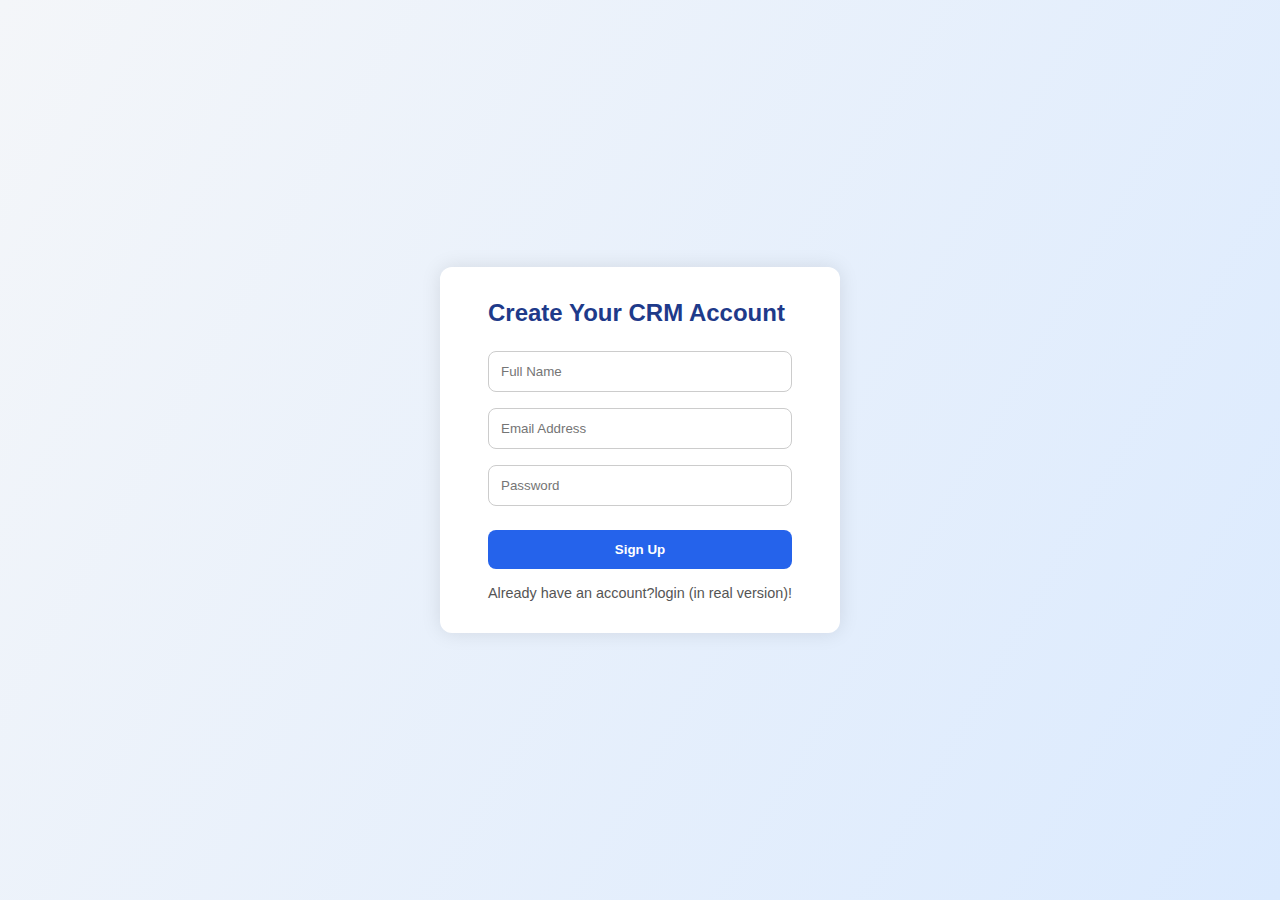
<file: index.html>
<!DOCTYPE html>
<html lang="en">
<head>
  <meta charset="UTF-8" />
  <meta name="viewport" content="width=device-width, initial-scale=1.0"/>
  <title>CRM Signup</title>
  <link rel="stylesheet" href="style.css"/>
</head>
<body>
  <div class="signup-container">
    <form class="signup-form" action="dashboard.html">
      <h2>Create Your CRM Account</h2>
      <input type="text" placeholder="Full Name" required />
      <input type="email" placeholder="Email Address" required />
      <input type="password" placeholder="Password" required />
      <button type="submit">Sign Up</button>
      <p class="note">Already have an account?login (in real version)!</p>
    </form>
  </div>
</body>
</html>
</file>
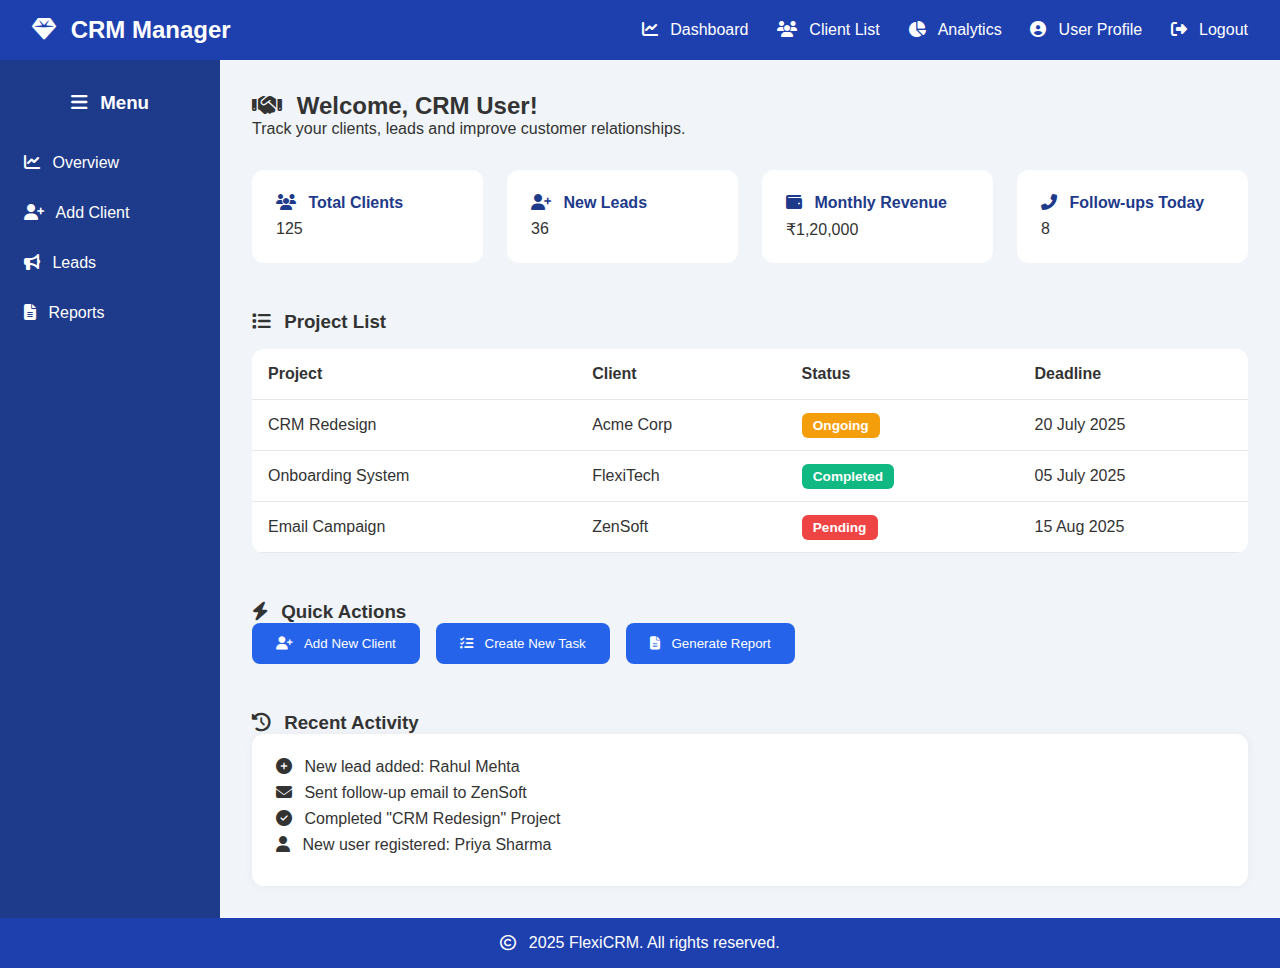
<file: dashboard.html>
<!DOCTYPE html>
<html lang="en">
<head>
  <meta charset="UTF-8" />
  <meta name="viewport" content="width=device-width, initial-scale=1.0" />
  <title>CRM Dashboard</title>
 
  <link rel="stylesheet" href="https://cdnjs.cloudflare.com/ajax/libs/font-awesome/6.5.0/css/all.min.css" />
  <link rel="stylesheet" href="style.css" />
</head>
<body>

  <!-- Navbar -->
  <header class="navbar">
    <div class="logo"><i class="fas fa-gem"></i> CRM Manager</div>
    <nav class="nav-links">
      <a href="#"><i class="fas fa-chart-line"></i> Dashboard</a>
      <a href="#"><i class="fas fa-users"></i> Client List</a>
      <a href="#"><i class="fas fa-chart-pie"></i> Analytics</a>
      <a href="#"><i class="fas fa-user-circle"></i> User Profile</a>
      <a href="index.html"><i class="fas fa-sign-out-alt"></i> Logout</a>
    </nav>
  </header>

  
  <div class="dashboard">

    <aside class="sidebar">
      <h3><i class="fas fa-bars"></i> Menu</h3>
      <ul>
        <li><a href="#"><i class="fas fa-chart-line"></i> Overview</a></li>
        <li><a href="#"><i class="fas fa-user-plus"></i> Add Client</a></li>
        <li><a href="#"><i class="fas fa-bullhorn"></i> Leads</a></li>
        <li><a href="#"><i class="fas fa-file-alt"></i> Reports</a></li>
      </ul>
    </aside>

    <!-- Main Content -->
    <main class="main-content">
     
      <section class="welcome">
        <h2><i class="fas fa-handshake"></i> Welcome, CRM User!</h2>
        <p>Track your clients, leads and improve customer relationships.</p>
      </section>

      
      <section class="cards">
        <div class="card"><h4><i class="fas fa-users"></i> Total Clients</h4><p>125</p></div>
        <div class="card"><h4><i class="fas fa-user-plus"></i> New Leads</h4><p>36</p></div>
        <div class="card"><h4><i class="fas fa-wallet"></i> Monthly Revenue</h4><p>₹1,20,000</p></div>
        <div class="card"><h4><i class="fas fa-phone-alt"></i> Follow-ups Today</h4><p>8</p></div>
      </section>

 
      <section class="project-list">
        <h3><i class="fas fa-list"></i> Project List</h3>
        <table>
          <thead>
            <tr>
              <th>Project</th>
              <th>Client</th>
              <th>Status</th>
              <th>Deadline</th>
            </tr>
          </thead>
          <tbody>
            <tr>
              <td>CRM Redesign</td>
              <td>Acme Corp</td>
              <td><span class="status ongoing">Ongoing</span></td>
              <td>20 July 2025</td>
            </tr>
            <tr>
              <td>Onboarding System</td>
              <td>FlexiTech</td>
              <td><span class="status completed">Completed</span></td>
              <td>05 July 2025</td>
            </tr>
            <tr>
              <td>Email Campaign</td>
              <td>ZenSoft</td>
              <td><span class="status pending">Pending</span></td>
              <td>15 Aug 2025</td>
            </tr>
          </tbody>
        </table>
      </section>

      <!-- Quick Actions -->
      <section class="quick-actions">
        <h3><i class="fas fa-bolt"></i> Quick Actions</h3>
        <div class="actions">
          <button><i class="fas fa-user-plus"></i> Add New Client</button>
          <button><i class="fas fa-tasks"></i> Create New Task</button>
          <button><i class="fas fa-file-alt"></i> Generate Report</button>
        </div>
      </section>

      <!-- Recent Activity -->
      <section class="recent-activity">
        <h3><i class="fas fa-history"></i> Recent Activity</h3>
        <ul>
          <li><i class="fas fa-plus-circle"></i> New lead added: Rahul Mehta</li>
          <li><i class="fas fa-envelope"></i> Sent follow-up email to ZenSoft</li>
          <li><i class="fas fa-check-circle"></i> Completed "CRM Redesign" Project</li>
          <li><i class="fas fa-user"></i> New user registered: Priya Sharma</li>
        </ul>
      </section>
    </main>
  </div>

  <!-- Footer -->
  <footer class="footer">
    <p><i class="far fa-copyright"></i> 2025 FlexiCRM. All rights reserved.</p>
  </footer>
</body>
</html>
</file>
<file: style.css>
* {
  margin: 0;
  padding: 0;
  box-sizing: border-box;
}
body {
  font-family: 'Segoe UI', Tahoma, Verdana, sans-serif;
  background: linear-gradient(120deg, #f4f6f9, #dbeafe);
  color: #333;
  display: flex;
  flex-direction: column;
  min-height: 100vh;
}


.navbar {
  background-color: #1e40af;
  color: white;
  padding: 1rem 2rem;
  display: flex;
  justify-content: space-between;
  align-items: center;
}
.logo {
  font-size: 1.5rem;
  font-weight: bold;
}
.nav-links a {
  color: white;
  margin-left: 1.5rem;
  text-decoration: none;
  font-weight: 500;
}
.nav-links a:hover {
  color: #cbd5e1;
}

/* SIGNUP PAGE */
.signup-container {
  display: flex;
  height: 100vh;
  justify-content: center;
  align-items: center;
}
.signup-form {
  background: white;
  padding: 2rem 3rem;
  border-radius: 12px;
  box-shadow: 0 0 20px rgba(0,0,0,0.1);
  width: 100%;
  max-width: 400px;
}
.signup-form h2 {
  margin-bottom: 1rem;
  color: #1e3a8a;
}
.signup-form input {
  width: 100%;
  padding: 0.75rem;
  margin: 0.5rem 0;
  border: 1px solid #ccc;
  border-radius: 8px;
}
.signup-form button {
  background-color: #2563eb;
  color: white;
  border: none;
  padding: 0.75rem;
  width: 100%;
  border-radius: 8px;
  font-weight: bold;
  margin-top: 1rem;
  cursor: pointer;
}
.signup-form button:hover {
  background-color: #1e40af;
}
.signup-form .note {
  margin-top: 1rem;
  font-size: 0.9rem;
  color: #555;
  text-align: center;
}

/* DASHBOARD LAYOUT */
.dashboard {
  display: flex;
  flex: 1;
}
.sidebar {
  background-color: #1e3a8a;
  color: white;
  width: 220px;
  padding: 2rem 1rem;
}
.sidebar h3 {
  text-align: center;
  margin-bottom: 2rem;
}
.sidebar ul {
  list-style: none;
}
.sidebar ul li {
  margin: 1rem 0;
}
.sidebar ul li a {
  color: white;
  text-decoration: none;
  padding: 0.5rem;
  display: block;
  border-radius: 8px;
}
.sidebar ul li a:hover {
  background-color: #3749b4;
}
.main-content {
  flex: 1;
  padding: 2rem;
  background-color: #f1f5f9;
}
.welcome {
  margin-bottom: 2rem;
}
.cards {
  display: grid;
  grid-template-columns: repeat(auto-fit, minmax(220px, 1fr));
  gap: 1.5rem;
}
.card {
  background: white;
  padding: 1.5rem;
  border-radius: 12px;
}
 
.card h4 {
  margin-bottom: 0.5rem;
  color: #1e3a8a;
}


.project-list {
  margin-top: 3rem;
}
.project-list h3 {
  margin-bottom: 1rem;
}
.project-list table {
  width: 100%;
  border-collapse: collapse;
  background: white;
  border-radius: 12px;
  overflow: hidden;
}
.project-list th, .project-list td {
  padding: 1rem;
  text-align: left;
  border-bottom: 1px solid #e5e7eb;
}
.status {
  padding: 0.3rem 0.7rem;
  border-radius: 6px;
  font-size: 0.85rem;
  font-weight: bold;
  color: white;
}
.status.ongoing { background-color: #f59e0b; }
.status.completed { background-color: #10b981; }
.status.pending { background-color: #ef4444; }

/* QUICK ACTIONS */
.quick-actions {
  margin-top: 3rem;
}
.quick-actions .actions {
  display: flex;
  gap: 1rem;
  
}
.quick-actions button {
  padding: 0.8rem 1.5rem;
  background-color: #2563eb;
  color: white;
  border: none;
  border-radius: 8px;
  cursor: pointer;
}
.quick-actions button:hover {
  background-color: #1e40af;
}

/* RECENT ACTIVITY */
.recent-activity {
  margin-top: 3rem;
}
.recent-activity ul {
  background: white;
  padding: 1.5rem;
  border-radius: 12px;
  list-style-type: none;
  box-shadow: 0 0 10px rgba(0,0,0,0.05);
}
.recent-activity li {
  margin-bottom: 0.5rem;
}

/* FOOTER */
.footer {
  background-color: #1e40af;
  color: white;
  text-align: center;
  padding: 1rem;
}

/* RESPONSIVE */
@media (max-width: 768px) {
  .sidebar {
    display: none;
  }
  .cards {
    grid-template-columns: 1fr;
  }
  .navbar {
    flex-direction: column;
    align-items: flex-start;
  }
  .nav-links {
    display: flex;
    flex-wrap: wrap;
    margin-top: 0.5rem;
  }
  .nav-links a {
    margin-right: 1rem;
    margin-top: 0.5rem;
  }
}
/* Icon spacing */
.navbar i,
.sidebar i,
.main-content h2 i,
.card h4 i,
.project-list h3 i,
.quick-actions h3 i,
.quick-actions button i,
.recent-activity h3 i,
.recent-activity li i,
.footer i {
  margin-right: 8px;
}
</file>
